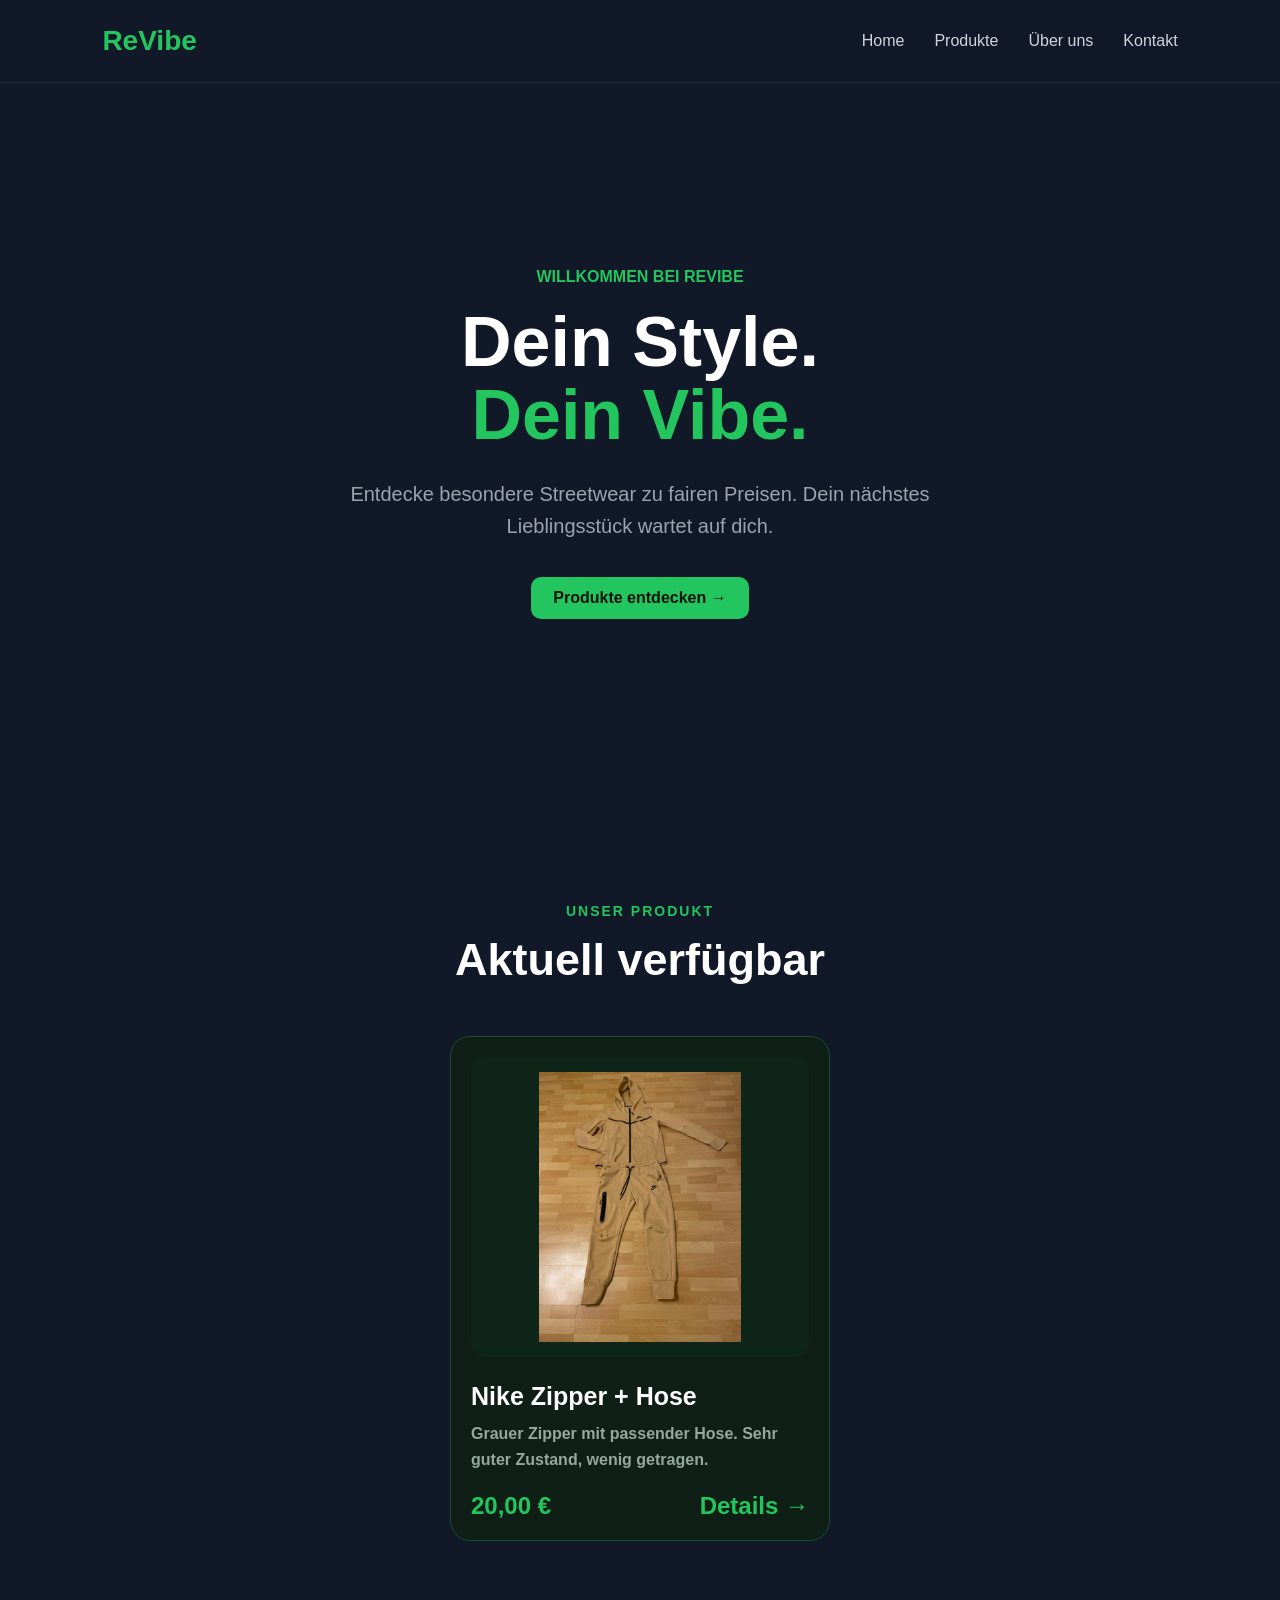
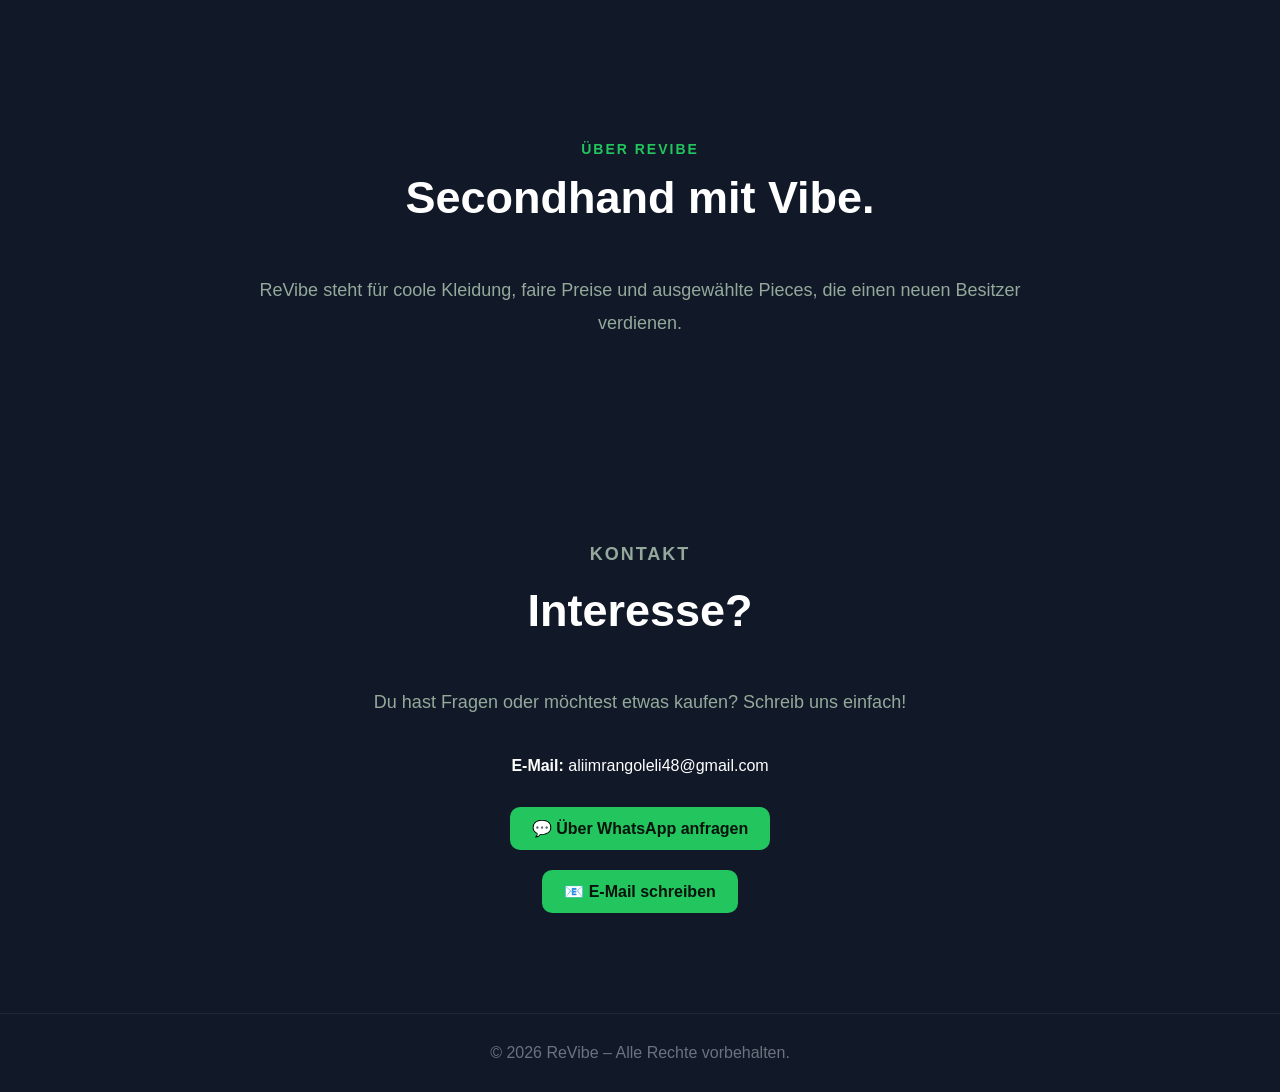
<file: index.html>
<!DOCTYPE html>
<html lang="de">
<head>
    <meta charset="UTF-8">
    <meta name="viewport" content="width=device-width, initial-scale=1.0">
    <title>ReVibe – Streetwear</title>
    <link rel="stylesheet" href="style.css">

    <style>
        .product-card a {
            color: inherit;
            text-decoration: none;
            display: block;
        }

        .product-image img {
            width: 90%;
            height: 90%;
            object-fit: contain;
            display: block;
            margin: auto;
        }

        .product-card p {
            font-weight: 600;
        }

        .product-bottom span {
            font-weight: 800;
        }

        .hero .button,
        .product-card,
        .kontakt a {
            transition: 0.25s ease;
        }

        .product-card:hover {
            transform: translateY(-5px);
        }

        .kontakt a {
            display: inline-block;
            margin-top: 20px;
            text-decoration: none;
        }

        @media (max-width: 600px) {
            .nav-links {
                flex-wrap: wrap;
                justify-content: flex-end;
                gap: 10px;
            }

            .logo {
                font-size: 23px;
            }

            .hero h1 {
                font-size: 44px;
            }
        }
    </style>
</head>

<body>

    <nav>
        <div class="logo">ReVibe</div>

        <div class="nav-links">
            <a href="index.html">Home</a>
            <a href="#produkte">Produkte</a>
            <a href="#ueber-uns">Über uns</a>
            <a href="#kontakt">Kontakt</a>
        </div>
    </nav>

    <main>

        <section class="hero">
            <p class="welcome">WILLKOMMEN BEI REVIBE</p>

            <h1>
                Dein Style.<br>
                <span>Dein Vibe.</span>
            </h1>

            <p class="description">
                Entdecke besondere Streetwear zu fairen Preisen.
                Dein nächstes Lieblingsstück wartet auf dich.
            </p>

            <a href="#produkte" class="button">
                Produkte entdecken →
            </a>
        </section>

        <section class="produkte" id="produkte">
            <p class="section-label">UNSER PRODUKT</p>
            <h2>Aktuell verfügbar</h2>

            <div class="product-grid">
                <div class="product-card">
                    <a href="produkt.html">

                        <div class="product-image">
                            <!-- Bild liegt direkt neben index.html -->
                            <img src="./Nike.jpeg"
                                 alt="Nike Zipper mit passender Hose"
                                 onerror="this.onerror=null;this.src='bilder/Nike.jpeg';">
                        </div>

                        <h3>Nike Zipper + Hose</h3>

                        <p>
                            Grauer Zipper mit passender Hose.
                            Sehr guter Zustand, wenig getragen.
                        </p>

                        <div class="product-bottom">
                            <span>20,00 €</span>
                            <span>Details →</span>
                        </div>

                    </a>
                </div>
            </div>
        </section>

        <section class="ueber-uns" id="ueber-uns">
            <p class="section-label">ÜBER REVIBE</p>
            <h2>Secondhand mit Vibe.</h2>

            <p>
                ReVibe steht für coole Kleidung, faire Preise
                und ausgewählte Pieces, die einen neuen Besitzer
                verdienen.
            </p>
        </section>

        <section class="kontakt" id="kontakt">
            <p class="section-label">KONTAKT</p>
            <h2>Interesse?</h2>

            <p>
                Du hast Fragen oder möchtest etwas kaufen?
                Schreib uns einfach!
            </p>

            <div class="kontakt-daten">
                <p>
                    <strong>E-Mail:</strong>
                    aliimrangoleli48@gmail.com
                </p>

                <a class="button"
                   href="https://wa.me/4915908450031?text=Hey%20ReVibe%2C%20ich%20interessiere%20mich%20f%C3%BCr%20den%20Nike%20Zipper%20mit%20Hose."
                   target="_blank"
                   rel="noopener noreferrer">
                    💬 Über WhatsApp anfragen
                </a>

                <br>

                <a class="button"
                   href="mailto:aliimrangoleli48@gmail.com?subject=Interesse%20an%20Nike%20Zipper%20%2B%20Hose">
                    📧 E-Mail schreiben
                </a>
            </div>
        </section>

    </main>

    <footer>
        <p>© 2026 ReVibe – Alle Rechte vorbehalten.</p>
    </footer>

</body>
</html>
</file>
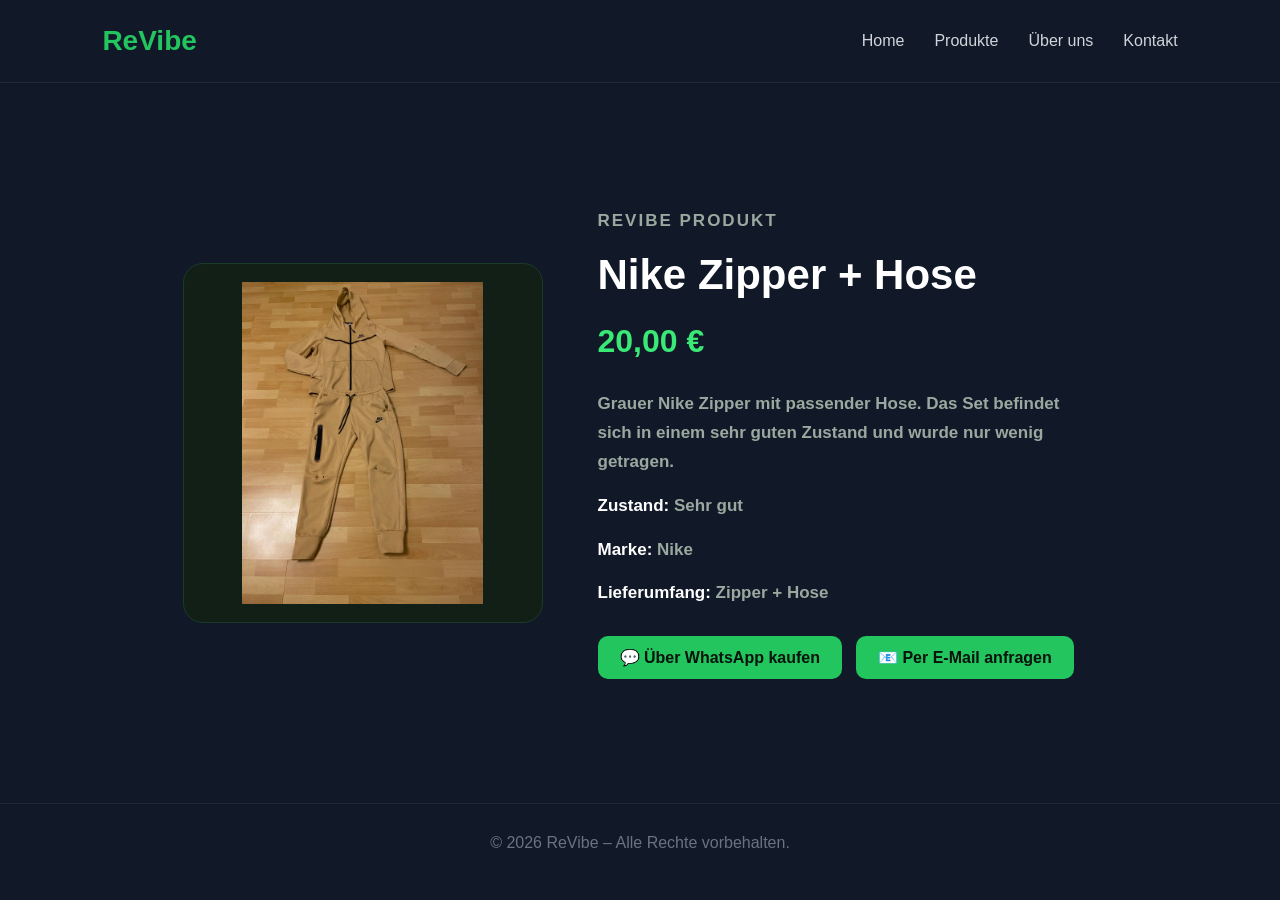
<file: produkt.html>
<!DOCTYPE html>
<html lang="de">
<head>
    <meta charset="UTF-8">
    <meta name="viewport" content="width=device-width, initial-scale=1.0">
    <title>Nike Zipper + Hose – ReVibe</title>
    <link rel="stylesheet" href="style.css">

    <style>
        .produkt-detail {
            min-height: 80vh;
            padding: 70px 8%;
            display: flex;
            justify-content: center;
            align-items: center;
            gap: 55px;
        }

        .produkt-bild {
            width: 360px;
            height: 360px;
            flex-shrink: 0;
            display: flex;
            justify-content: center;
            align-items: center;
            background: #111f17;
            border: 1px solid #1b3b28;
            border-radius: 20px;
            overflow: hidden;
        }

        .produkt-bild img {
            width: 90%;
            height: 90%;
            object-fit: contain;
            display: block;
        }

        .produkt-info {
            max-width: 500px;
        }

        .produkt-info h1 {
            font-size: 42px;
            margin: 15px 0;
            font-weight: 900;
        }

        .produkt-info .preis {
            color: #39e875;
            font-size: 32px;
            font-weight: 900;
            margin-bottom: 22px;
        }

        .produkt-info p {
            color: #9aa9a0;
            font-size: 17px;
            line-height: 1.7;
            margin-bottom: 15px;
        }

        .produkt-info strong {
            color: white;
        }

        .produkt-buttons {
            display: flex;
            flex-wrap: wrap;
            gap: 14px;
            margin-top: 28px;
        }

        .produkt-buttons .button {
            text-align: center;
        }

        @media (max-width: 800px) {
            .produkt-detail {
                flex-direction: column;
                padding: 45px 20px;
                gap: 30px;
            }

            .produkt-bild {
                width: 100%;
                max-width: 350px;
                height: 320px;
            }

            .produkt-info h1 {
                font-size: 34px;
            }

            .produkt-buttons {
                flex-direction: column;
            }
        }
    </style>
</head>

<body>

    <nav>
        <div class="logo">ReVibe</div>

        <div class="nav-links">
            <a href="index.html">Home</a>
            <a href="index.html#produkte">Produkte</a>
            <a href="index.html#ueber-uns">Über uns</a>
            <a href="index.html#kontakt">Kontakt</a>
        </div>
    </nav>

    <main>
        <section class="produkt-detail">

            <div class="produkt-bild">
                <img
                    src="./Nike.jpeg"
                    alt="Nike Zipper mit passender Hose"
                    onerror="this.onerror=null;this.src='./bilder/Nike.jpeg';">
            </div>

            <div class="produkt-info">
                <p class="section-label">REVIBE PRODUKT</p>

                <h1>Nike Zipper + Hose</h1>

                <p class="preis">20,00 €</p>

                <p>
                    Grauer Nike Zipper mit passender Hose.
                    Das Set befindet sich in einem sehr guten
                    Zustand und wurde nur wenig getragen.
                </p>

                <p><strong>Zustand:</strong> Sehr gut</p>
                <p><strong>Marke:</strong> Nike</p>
                <p><strong>Lieferumfang:</strong> Zipper + Hose</p>

                <div class="produkt-buttons">
                    <a
                        href="https://wa.me/4915908450031?text=Hey%20ReVibe%2C%20ich%20m%C3%B6chte%20das%20Nike%20Zipper%20Set%20f%C3%BCr%2020%20Euro%20kaufen."
                        target="_blank"
                        rel="noopener noreferrer"
                        class="button">
                        💬 Über WhatsApp kaufen
                    </a>

                    <a
                        href="mailto:aliimrangoleli48@gmail.com?subject=Interesse%20an%20Nike%20Zipper%20%2B%20Hose"
                        class="button">
                        📧 Per E-Mail anfragen
                    </a>
                </div>
            </div>

        </section>
    </main>

    <footer>
        <p>© 2026 ReVibe – Alle Rechte vorbehalten.</p>
    </footer>

</body>
</html>
</file>
<file: style.css>
* {
    margin: 0;
    padding: 0;
    box-sizing: border-box;
}

html {
    scroll-behavior: smooth;
}

body {
    background-color: #111827;
    color: white;
    font-family: Arial, sans-serif;
}


/* NAVIGATION */

nav {
    width: 100%;
    padding: 25px 8%;

    display: flex;
    justify-content: space-between;
    align-items: center;

    border-bottom: 1px solid #1f2937;
}

.logo {
    color: #22c55e;
    font-size: 28px;
    font-weight: bold;
}

.nav-links {
    display: flex;
    gap: 30px;
}

.nav-links a {
    color: #d1d5db;
    text-decoration: none;
    font-size: 16px;
}

.nav-links a:hover {
    color: #22c55e;
}


/* BUTTONS */

.button {
    display: inline-block;

    background-color: #22c55e;
    color: #07130b;

    padding: 12px 22px;

    border-radius: 10px;

    text-decoration: none;

    font-weight: bold;

    transition: 0.2s;
}

.button:hover {
    background-color: #16a34a;
    transform: translateY(-2px);
}


/* HOME */

.hero {
    min-height: 80vh;

    display: flex;
    flex-direction: column;

    justify-content: center;
    align-items: center;

    text-align: center;

    padding: 100px 20px;
}

.welcome {
    color: #22c55e;
    font-weight: bold;
    margin-bottom: 20px;
}

.hero h1 {
    font-size: 70px;
    line-height: 1.05;
    margin-bottom: 25px;
}

.hero h1 span {
    color: #22c55e;
}

.description {
    color: #9ca3af;
    font-size: 20px;
    max-width: 600px;
    line-height: 1.6;
    margin-bottom: 35px;
}


/* PRODUKTE */

.produkte {
    padding: 100px 8%;
    text-align: center;
}

.section-label {
    color: #22c55e;
    font-size: 14px;
    font-weight: bold;
    letter-spacing: 2px;
    margin-bottom: 15px;
}

.produkte h2,
.ueber-uns h2,
.kontakt h2 {
    font-size: 45px;
    margin-bottom: 50px;
}


/* PRODUKT GRID */

.product-grid {
    display: flex;
    justify-content: center;
}


/* PRODUKTKARTE */

.product-card {
    width: 380px;

    background: #0f1f16;

    border: 1px solid #1d4d30;

    border-radius: 20px;

    padding: 20px;

    text-align: left;

    transition: 0.2s;
}

.product-card:hover {
    transform: translateY(-5px);
    border-color: #22c55e;
}


/* PRODUKTBILD AUF STARTSEITE */

.product-image {
    width: 100%;
    height: 300px;

    background: #10251a;

    border-radius: 15px;

    display: flex;
    justify-content: center;
    align-items: center;

    overflow: hidden;

    margin-bottom: 25px;
}

.product-image img {
    width: 100%;
    height: 100%;

    object-fit: contain;

    border-radius: 15px;
}


/* PRODUKT TEXT */

.product-card h3 {
    font-size: 25px;
    margin-bottom: 10px;
}

.product-card p {
    color: #94a99b;
    line-height: 1.6;
    margin-bottom: 20px;
}


/* PREIS + BUTTON */

.product-bottom {
    display: flex;
    justify-content: space-between;
    align-items: center;
}

.product-bottom span {
    color: #22c55e;
    font-size: 24px;
    font-weight: bold;
}


/* ÜBER UNS */

.ueber-uns {
    padding: 100px 20%;
    text-align: center;
}

.ueber-uns p:last-child {
    color: #94a99b;
    font-size: 18px;
    line-height: 1.8;
}


/* KONTAKT */

.kontakt {
    padding: 100px 20%;
    text-align: center;
}

.kontakt > p {
    color: #94a99b;
    font-size: 18px;
    line-height: 1.7;
}

.kontakt-daten {
    margin-top: 40px;
}

.kontakt-daten p {
    margin-bottom: 12px;
}

.kontakt-daten strong {
    color: white;
}


/* FOOTER */

footer {
    padding: 30px;

    text-align: center;

    border-top: 1px solid #1f2937;

    color: #6b7280;
}


/* ========================= */
/* PRODUKTSEITE */
/* ========================= */

.produkt-detail {
    min-height: 80vh;

    padding: 80px 8%;

    display: flex;

    justify-content: center;

    align-items: center;

    gap: 70px;
}


/* BILD AUF DER PRODUKTSEITE */

.produkt-bild {
    width: 410px;
    height: 410px;

    background: #10251a;

    border: 1px solid #1d4d30;

    border-radius: 20px;

    display: flex;

    justify-content: center;
    align-items: center;

    overflow: hidden;

    flex-shrink: 0;
}

.produkt-bild img {
    width: 100%;
    height: 100%;

    object-fit: contain;

    border-radius: 20px;
}


/* PRODUKT-INFOS */

.produkt-info {
    max-width: 500px;
}

.produkt-info h1 {
    font-size: 48px;
    margin-bottom: 15px;
}


/* PREIS */

.preis {
    color: #22c55e;

    font-size: 32px;

    font-weight: bold;

    margin-bottom: 25px;
}


/* BESCHREIBUNG */

.produkt-info p {
    color: #94a99b;

    font-size: 18px;

    font-weight: 600;

    line-height: 1.7;

    margin-bottom: 20px;
}

.produkt-info strong {
    color: white;

    font-weight: 700;
}


/* HANDY */

@media (max-width: 800px) {

    nav {
        padding: 20px;
    }

    .nav-links {
        gap: 12px;
    }

    .nav-links a {
        font-size: 13px;
    }

    .hero h1 {
        font-size: 45px;
    }

    .hero {
        padding: 70px 20px;
    }

    .produkte h2,
    .ueber-uns h2,
    .kontakt h2 {
        font-size: 35px;
    }

    .product-card {
        width: 100%;
        max-width: 380px;
    }

    .product-image {
        height: 280px;
    }

    .ueber-uns,
    .kontakt {
        padding: 80px 20px;
    }


    /* PRODUKTSEITE AUF HANDY */

    .produkt-detail {
        flex-direction: column;

        gap: 40px;

        padding: 60px 20px;
    }

    .produkt-bild {
        width: 100%;

        max-width: 350px;

        height: 350px;
    }

    .produkt-info h1 {
        font-size: 40px;
    }

}
</file>
